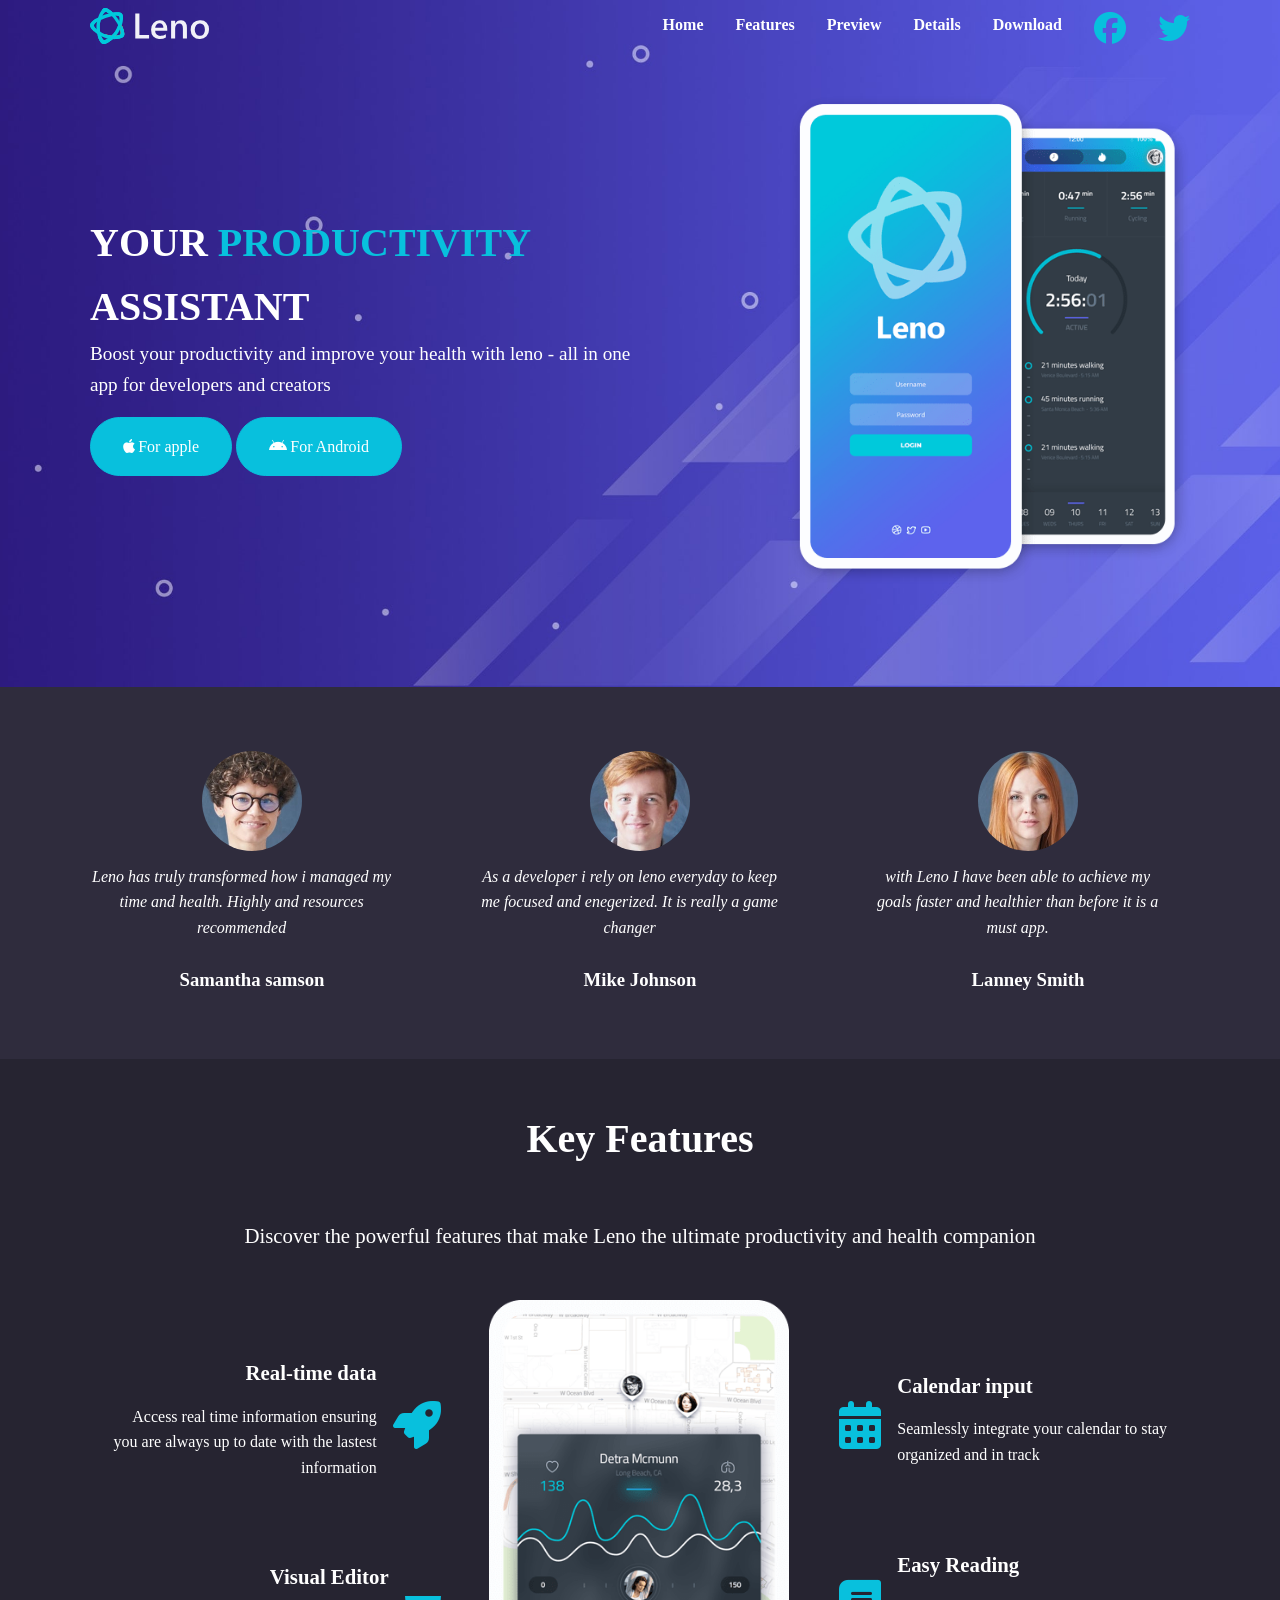
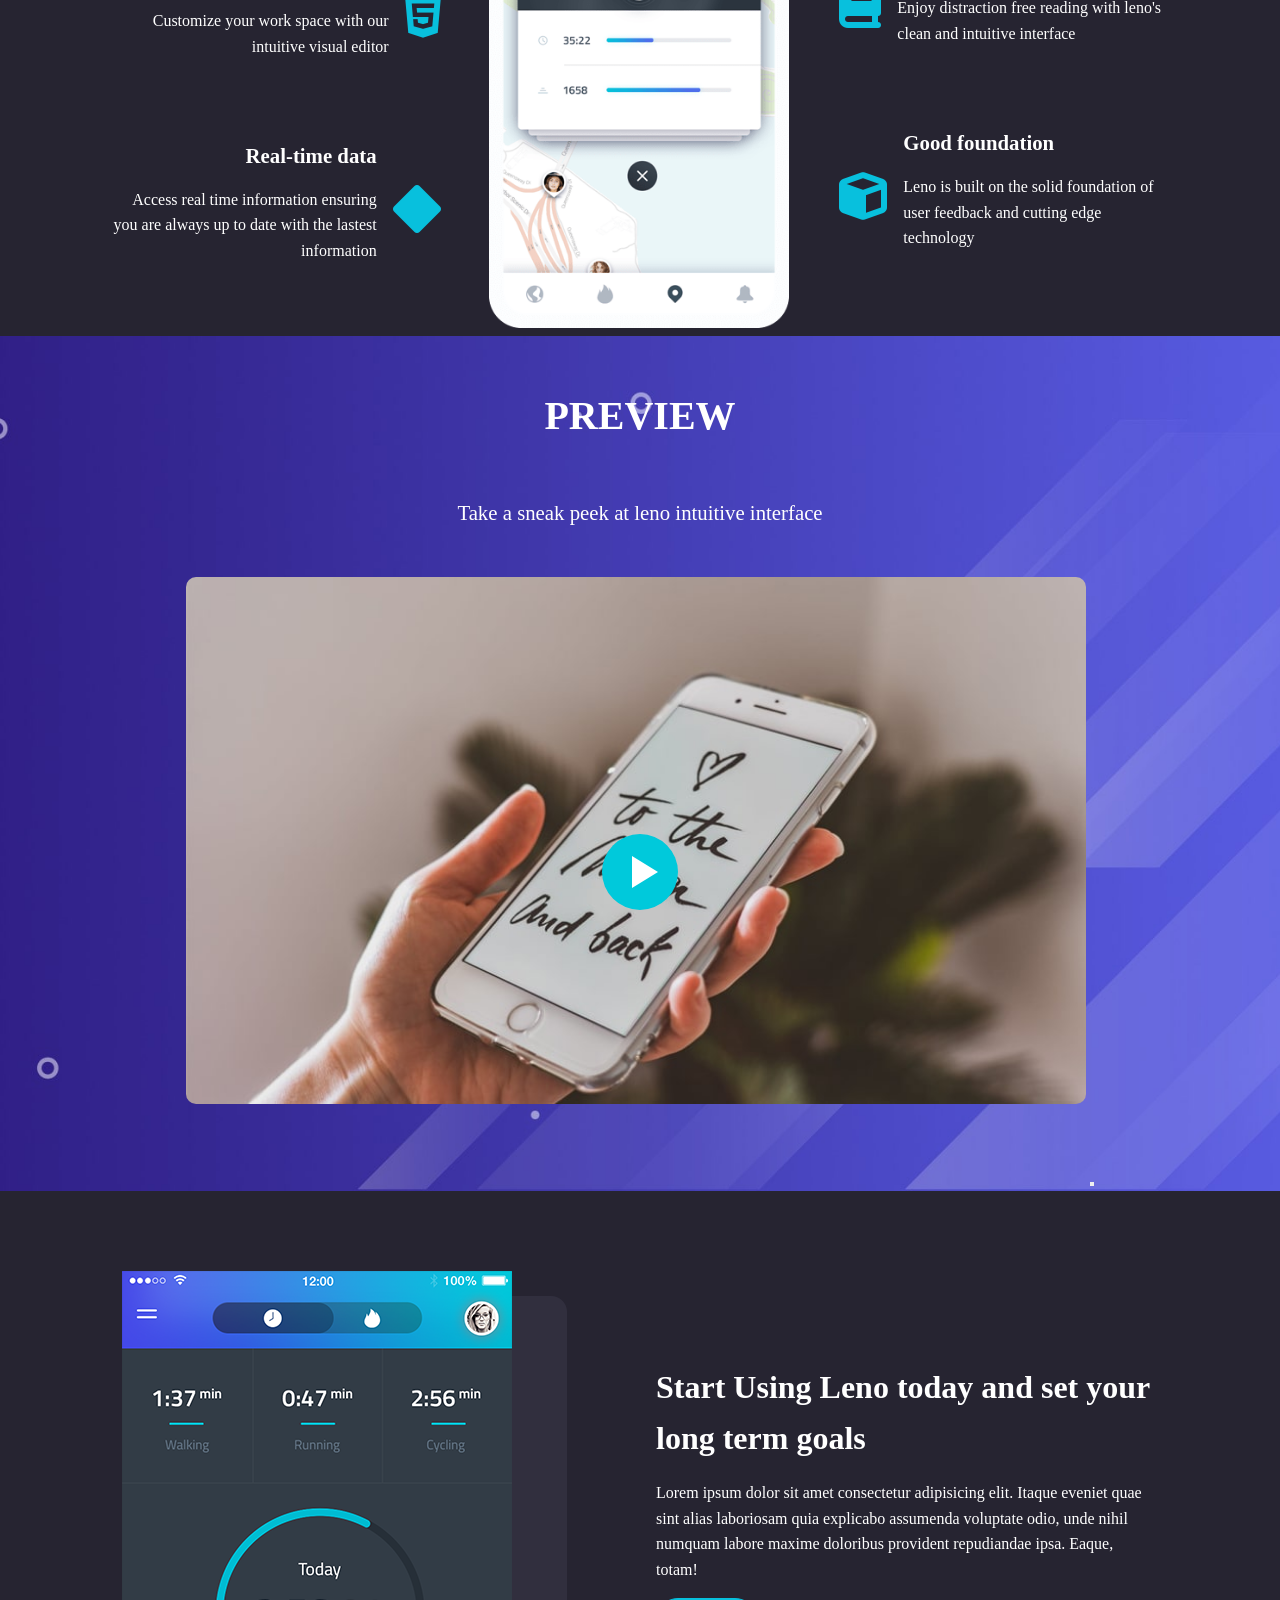
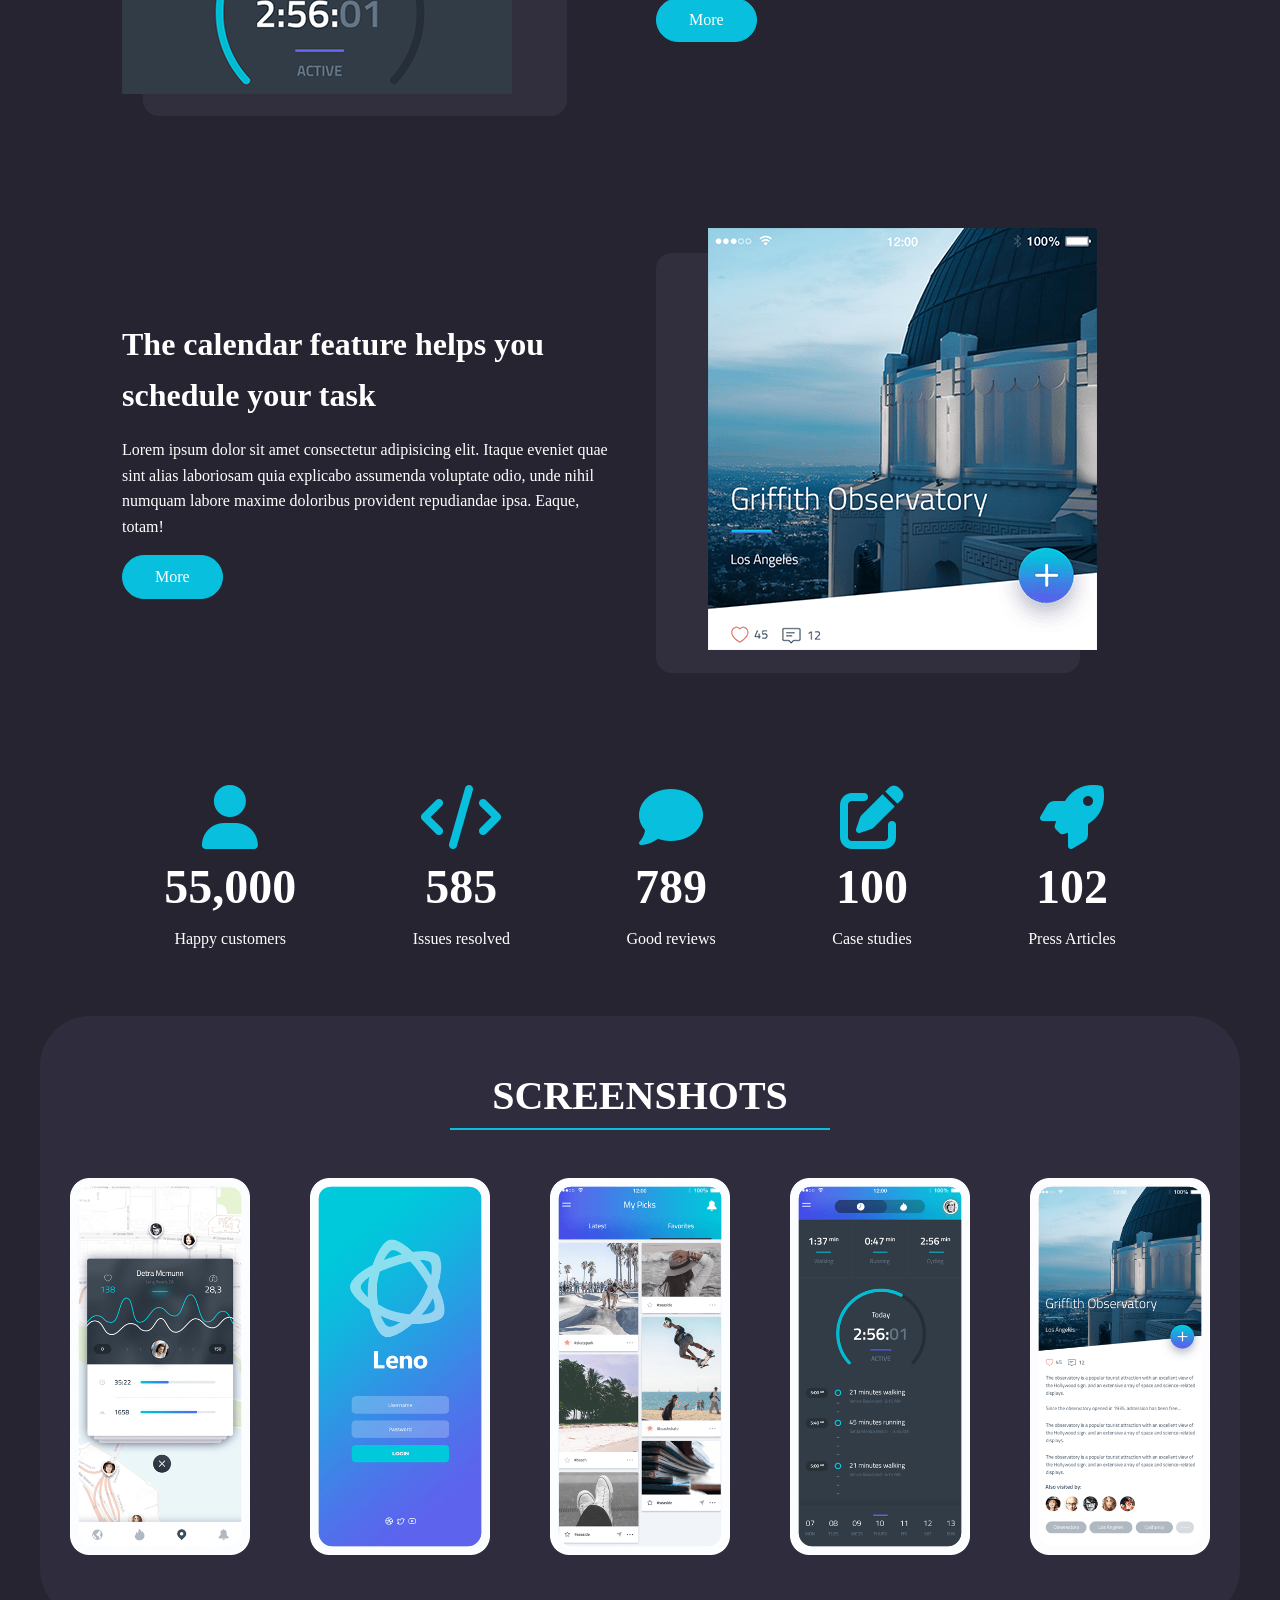
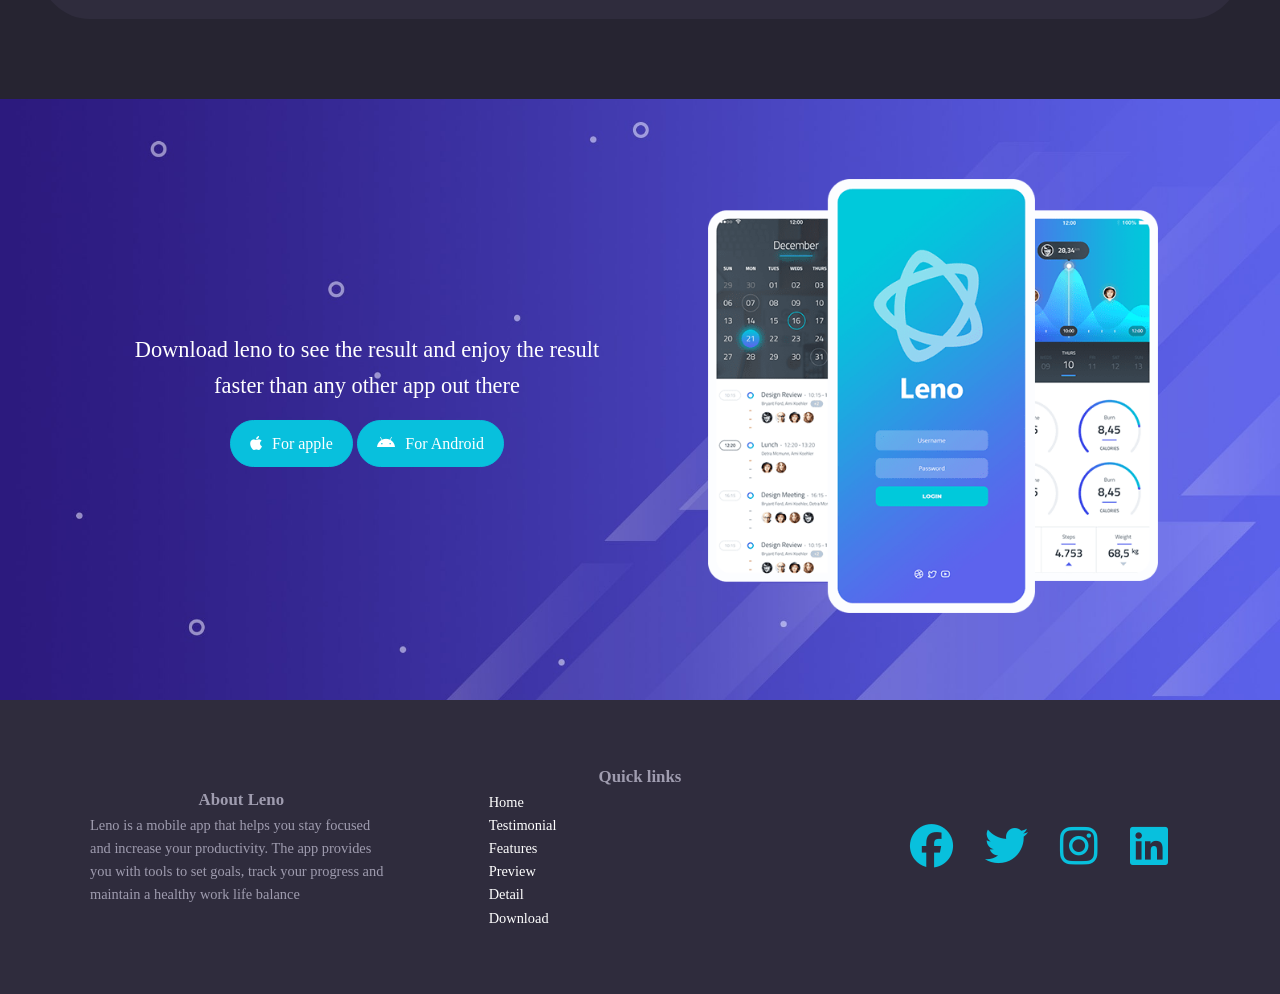
<file: index.html>
<!DOCTYPE html>
<html lang="en">
  <head>
    <meta charset="UTF-8" />
    <meta name="viewport" content="width=device-width, initial-scale=1.0" />
    <title>Leno app | health and productivity</title>
  </head>
  <link rel="preconnect" href="https://fonts.googleapis.com" />
  <link rel="preconnect" href="https://fonts.gstatic.com" crossorigin />
  <link
    href="https://fonts.googleapis.com/css2?family=Montserrat:ital,wght@0,100..900;1,100..900&family=Open+Sans:ital,wght@0,300..800;1,300..800&family=Poetsen+One&family=Roboto:ital,wght@0,100;0,300;0,400;0,500;0,700;0,900;1,100;1,300;1,400;1,500;1,700;1,900&family=Ruluko&display=swap"
    rel="stylesheet"
  />
  <link rel="stylesheet" href="/css/style.css" />
  <link rel="icon" href="/images/favicon.png" />
  <link
    rel="stylesheet"
    href="https://cdnjs.cloudflare.com/ajax/libs/font-awesome/6.7.2/css/all.min.css"
    integrity="sha512-Evv84Mr4kqVGRNSgIGL/F/aIDqQb7xQ2vcrdIwxfjThSH8CSR7PBEakCr51Ck+w+/U6swU2Im1vVX0SVk9ABhg=="
    crossorigin="anonymous"
    referrerpolicy="no-referrer"
  />
  <body>
    <nav class="navbar navbar--scroll">
      <div class="navbar__container container">
        <div class="navbar__logo">
          <img src="/images/logo.svg" alt="logo" />
        </div>
        <div class="navbar__menu">
          <ul class="navbar__menu__list">
            <li class="navbar__menu-item">
              <a href="#" class="navbar__menu-link">Home</a>
            </li>
            <li class="navbar__menu-item">
              <a href="#features" class="navbar__menu-link">Features</a>
            </li>
            <li class="navbar__menu-item">
              <a href="#preview" class="navbar__menu-link">Preview</a>
            </li>
            <li class="navbar__menu-item">
              <a href="detail.html" class="navbar__menu-link">Details</a>
            </li>
            <li class="navbar__menu-item">
              <a href="#download" class="navbar__menu-link">Download</a>
            </li>
            <li class="navbar__menu-item">
              <a href="#" class="navbar__menu-link--primary">
                <i class="fa-brands fa-facebook fa-2x"></i>
              </a>
            </li>
            <li class="navbar__menu-item">
              <a href="#" class="navbar__menu-link--primary">
                <i class="fa-brands fa-twitter fa-2x"></i>
              </a>
            </li>
          </ul>
        </div>

        <!-- Mobile menu -->

        <div class="mobile-menu">
          <div class="mobile-menu-toggle">
            <i class="fas fa-bars fa-2x"></i>
          </div>
          <div class="mobile-menu-item active">
            <ul class="mobile__menu__list">
              <li class="navbar__menu-item">
                <a href="#" class="navbar__menu-link">Home</a>
              </li>
              <li class="navbar__menu-item">
                <a href="#features" class="navbar__menu-link">Features</a>
              </li>
              <li class="navbar__menu-item">
                <a href="#preview" class="navbar__menu-link">Preview</a>
              </li>
              <li class="navbar__menu-item">
                <a href="detail.html" class="navbar__menu-link">Details</a>
              </li>
              <li class="navbar__menu-item">
                <a href="#download" class="navbar__menu-link">Download</a>
              </li>
              <li class="navbar__menu-item">
                <a href="#" class="navbar__menu-link--primary">
                  <i class="fa-brands fa-facebook fa-2x"></i>
                </a>
              </li>
              <li class="navbar__menu-item">
                <a href="#" class="navbar__menu-link--primary">
                  <i class="fa-brands fa-twitter fa-2x"></i>
                </a>
              </li>
            </ul>
          </div>
        </div>
      </div>
    </nav>

    <!-- Hero -->

    <header class="leno-header">
      <div class="leno-header__container container">
        <div class="leno-header__textarea">
          <h1 class="leno-header__title">
            YOUR
            <span class="leno-header__textarea__span--primary"
              >PRODUCTIVITY</span
            >
            ASSISTANT
          </h1>
          <p class="leno-header__para">
            Boost your productivity and improve your health with leno - all in
            one app for developers and creators
          </p>
          <div class=""></div>
          <a href="#download" class="btn">
            <i class="fa-brands fa-apple"></i>For apple</a
          >
          <a href="#download" class="btn"
            ><i class="fa-brands fa-android"></i>For Android
          </a>
        </div>
        <div class="leno-header__image">
          <img src="/images/header-smartphones.png" alt="" />
        </div>
      </div>
    </header>

    <!-- Testimonial -->
    <section class="testimonial" id="testimonial">
      <div class="testimonial__container container">
        <div class="individuals">
          <img src="/images/testimonial-1.jpg" alt="test" />
          <p class="testimonial__para">
            Leno has truly transformed how i managed my time and health. Highly
            and resources recommended
          </p>
          <h3 class="Author__name">
            <strong>Samantha samson</strong>
          </h3>
        </div>
        <div class="individuals">
          <img src="/images/testimonial-2.jpg" alt="test" />
          <p class="testimonial__para">
            As a developer i rely on leno everyday to keep me focused and
            enegerized. It is really a game changer
          </p>
          <h3 class="Author__name">
            <strong>Mike Johnson</strong>
          </h3>
        </div>
        <div class="individuals">
          <img src="/images/testimonial-3.jpg" alt="test" />
          <p class="testimonial__para">
            with Leno I have been able to achieve my goals faster and healthier
            than before it is a must app.
          </p>
          <h3 class="Author__name">
            <strong>Lanney Smith</strong>
          </h3>
        </div>
      </div>
    </section>

    <!-- Key features -->
    <section class="key-features" id="features">
      <div class="key-features-container container">
        <div class="key-features__heading">
          <h2>Key Features</h2>
          <p>
            Discover the powerful features that make Leno the ultimate
            productivity and health companion
          </p>
        </div>
        <div class="key-features-grid">
          <div class="key-features-grid-left">
            
            <div class="key-feature-grid-left-item">
              <div class="grid-left-item-text">    
                <p>Real-time data</p>
                <p>Access real time information ensuring you are always up to date with the lastest information</p>
              </div>
              <div class="left_i-tag">
                <i class="fa fa-rocket icon fa-3x" aria-hidden="true"></i>
              </div>
            </div>
              
          
            <div class="key-feature-grid-left-item">
              <div class="grid-left-item-text">
                <p>Visual Editor</p>
                <p>Customize your work space with our intuitive visual editor</p>
              </div>
              <div class="left_i-tag">
                <i class="fa-brands fa-html5 fa-3x" aria-hidden="true"></i>
              </div>
            </div>
              

            <div class="key-feature-grid-left-item">
              <div class="grid-left-item-text">
                <p>Real-time data</p>
                <p>Access real time information ensuring you are always up to date with the lastest information</p>
              </div>
              <div class="left_i-tag">
                <i class="fa fa-diamond fa-3x" aria-hidden="true"></i>
              </div>
            </div>
  
          </div>

          <div class="grid-image">
            <img src="/images/features-smartphone-1.png" alt="">
          </div>

          <div class="key-features-grid-right">
            
            <!-- <div class="key-feature-grid-right-item">
              <div class="grid-right-item-text">    
                <p>Calendar input</p>
                <p>Seamlessly integrate your calendar to stay organized and in track</p>
              <div class="right_i-tag">
                <i class="fa-solid fa-calendar-days fa-3x"></i>
              </div>
              </div>
            </div>
               -->
          
            <div class="key-feature-grid-right-item">
              
              <div class="right_i-tag">
                <i class="fa-solid fa-calendar-days fa-3x" aria-hidden="true"></i>
              </div>
              <div class="grid-right-item-text">
                <p>Calendar input</p>
                <p>Seamlessly integrate your calendar to stay organized and in track</p>
              </div>
            </div>

            <div class="key-feature-grid-right-item">
              
              <div class="right_i-tag">
                <i class="fa fa-book icon fa-3x" aria-hidden="true"></i>
              </div>
              <div class="grid-right-item-text">
                <p>Easy Reading</p>
                <p>Enjoy distraction free reading with leno's clean and intuitive interface</p>
              </div>
            </div>
              

            <div class="key-feature-grid-right-item">
              
              <div class="right_i-tag">
                <i class="fa fa-cube icon fa-3x" aria-hidden="true"></i>
              </div>
              <div class="grid-right-item-text">
                <p>Good foundation</p>
                <p>Leno is built on the solid foundation of user feedback and cutting edge technology  </p>
              </div>
            </div>
  
          </div>


        </div>

    </section>

    <!-- Preview item -->



    <!-- Modal -->

    <div class="modal" id="viewModal">
      <div class="modal-content">
        <span class="Modal-close-button">
          &times;
        </span>
        <iframe src="" frameborder="0" id="VideoPlayer" width="560" height="315" allowfullscreen></iframe>
      </div>
    </div>

    <section class="preview" id="preview">
      <div class="preview-container container">
        <div class="preview-item">
          <h2 class="preview-title">
            preview
          </h2>
          <p>Take a sneak peek at leno intuitive interface</p>
        </div>
        <div class="preview-video-container">
          <img src="/images/video-frame.jpg" alt="">
          <button class="preview-video">
            <span class="class-preview-button">
              <span></span>
            </span>
          </button>
        </div>
      </div>
    </section>


    <section class="details_area" id="details">
      <div class="detail_container container">
         <div class="details-grid-items">
          <div class="details-grid-item-top">
            <img src="/images/details-1.png" alt="">
            <div class="details-text-1">

              <h2> Start Using Leno today and set your long term goals</h2>
              <p>Lorem ipsum dolor sit amet consectetur adipisicing elit. Itaque eveniet quae sint alias laboriosam quia explicabo assumenda voluptate odio, unde nihil numquam labore maxime doloribus provident repudiandae ipsa. Eaque, totam!</p>
              <a href="detail.html" class="btn">More</a>
            </div>
          </div>
          
          <div class="details-grid-item-bottom">
            <div class="details-text-2">
              <h2> The calendar feature helps you schedule your task</h2>
              <p>Lorem ipsum dolor sit amet consectetur adipisicing elit. Itaque eveniet quae sint alias laboriosam quia explicabo assumenda voluptate odio, unde nihil numquam labore maxime doloribus provident repudiandae ipsa. Eaque, totam!</p>
              <a href="#download" class="btn">More</a>
            </div>
            <img src="/images/details-2.png" alt="">

          </div>
          
         </div>
         <div class="details-icon">
          <div class="details-icon-flex">
            <div class="details-icon-1 details-icon-text">
              <i class="fa fa-user icon fa-4x" aria-hidden="true"></i>
              <h3>55,000</h3>
              <p>Happy customers</p>
            </div>
            <div class="details-icon-2 details-icon-text">
              <i class="fa fa-code icon fa-4x" aria-hidden="true"></i>

              <h3>585</h3>
              <p>Issues resolved</p>
            </div>
            <div class="details-icon-3 details-icon-text">
              <i class="fa fa-comment fa-4x" aria-hidden="true"></i>

              <h3>789</h3>
              <p>Good reviews</p>
            </div>
            <div class="details-icon-4 details-icon-text">
              <i class="fas fa-edit fa-4x" aria-hidden="true"></i>

              <h3>100</h3>
              <p>Case studies</p>
            </div>
            <div class="details-icon-5 details-icon-text">
              <i class="fa fa-rocket icon fa-4x" aria-hidden="true"></i>
              <h3>102</h3>
              <p>Press Articles</p>
            </div>
          </div>
         </div>
      </div>
    </section>

    <section class="screenshot">
      <div class="screenshot-container container">
        <div class="screenshot-heading">
          <h2>Screenshots</h2>
          <div class="screenshot-underscore"></div>
        </div>
        <div class="screenshot-images">
          <img src="/images/screenshot-1.png" alt="">
          <img src="/images/screenshot-2.png" alt="">
          <img src="/images/screenshot-3.png" alt="">
          <img src="/images/screenshot-4.png" alt="">
          <img src="/images/screenshot-5.png" alt="">
        </div>
      </div>
    </section>

    <section class="download-section">
      <div class="download-container container" id="download">
        <div class="download-flex">
          <div class="download-1">
            <p>Download leno to see the result and enjoy the result faster than any other app out there</p>
            <a href="#download" class="btn">
              <i class="fa-brands fa-apple"></i>For apple</a
            >
            <a href="#download" class="btn"
              ><i class="fa-brands fa-android"></i>For Android
            </a>
          </div>
          <div class="download-2">
            <img src="/images/download.png" alt="">
          </div>

        </div>
      </div>
    </section>


    <footer class="footer-class">
      <div class="footer-container container">
        <div class="footer-left">
          <div class="footer-left-1">
            <h3>About Leno</h3>
            <p>Leno is a mobile app that helps you stay focused and increase your productivity. The app provides you with tools to set goals, track your progress and maintain a healthy work life balance</p>
          </div>
          
        </div>

        <div class="footer-left-2">
          <h3>Quick links</h3>
          <ul class="footer-links">
            <li><a href="#home">Home</a></li>
            <li><a href="#testimonial">Testimonial</a></li>
            <li><a href="#features">Features</a></li>
            <li><a href="#preview">Preview</a></li>
            <li><a href="detail.html">Detail</a></li>
            <li><a href="#download">Download</a></li>
          
          </ul>
        </div>

        <div class="footer-right-side">
          <ul class="footer-right">
            <li class="navbar__menu-item">
              <a href="#" class="navbar__menu-link--primary">
                <i class="fa-brands fa-facebook fa-3x"></i>
              </a>
            </li>
            <li class="navbar__menu-item">
              <a href="#" class="navbar__menu-link--primary">
                <i class="fa-brands fa-twitter fa-3x"></i>
              </a>
            </li>
            <li class="navbar__menu-item">
              <a href="#" class="navbar__menu-link--primary">
                <i class="fa-brands fa-instagram fa-3x"></i>
              </a>
            </li>
            <li class="navbar__menu-item">
              <a href="#" class="navbar__menu-link--primary">
                <i class="fa-brands fa-linkedin fa-3x"></i>
              </a>
            </li>
          </ul>
  
        </div>
        
      </div>
    </footer>
  </body>
  <script src="js/script.js"></script>
</html>
</file>
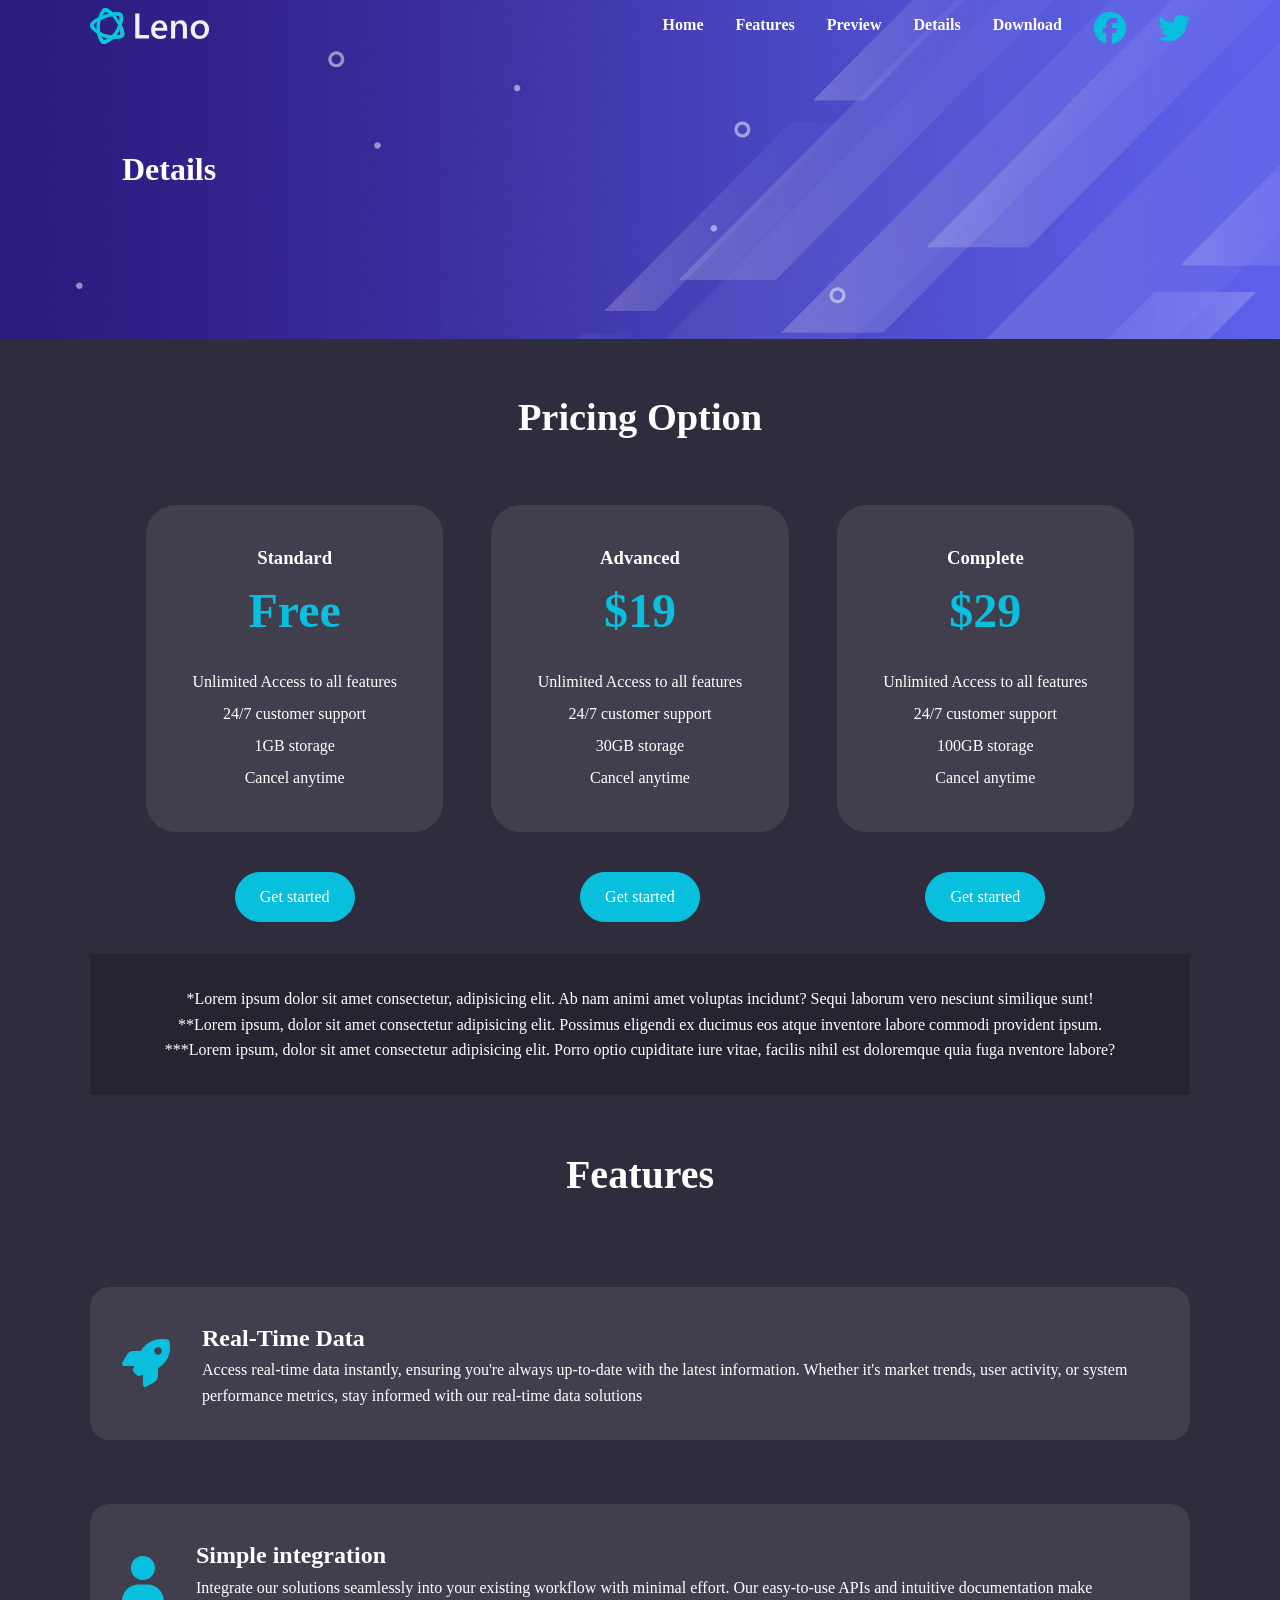
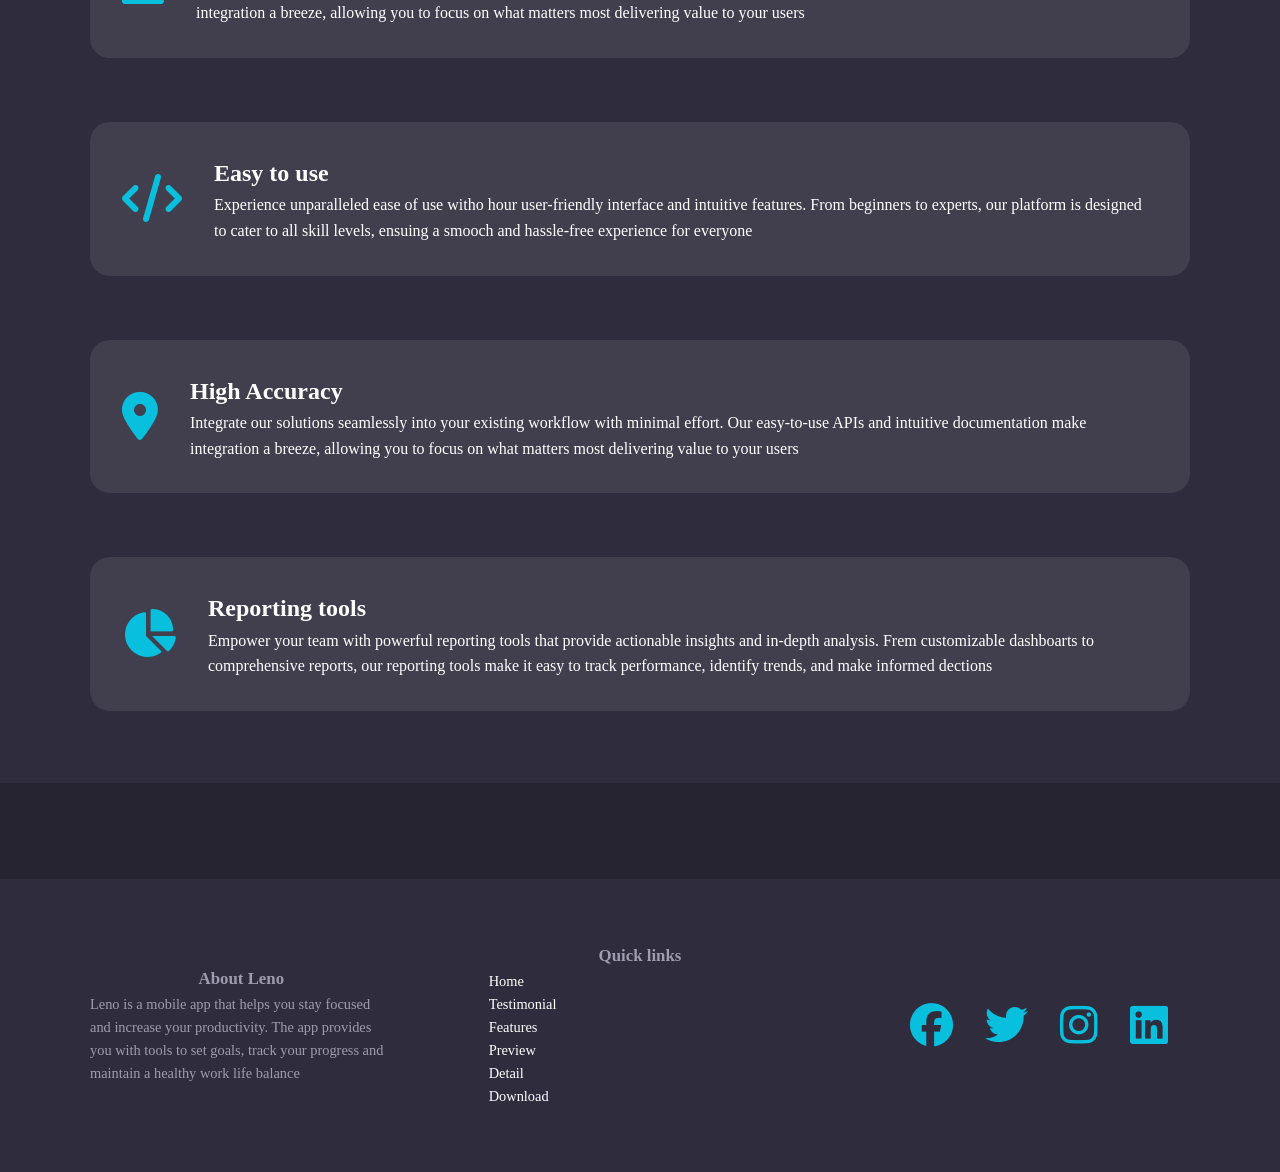
<file: detail.html>
<!DOCTYPE html>
<html lang="en">
  <head>
    <meta charset="UTF-8" />
    <meta name="viewport" content="width=device-width, initial-scale=1.0" />
    <title>Leno app | health and productivity</title>
  </head>
  <link rel="preconnect" href="https://fonts.googleapis.com" />
  <link rel="preconnect" href="https://fonts.gstatic.com" crossorigin />
  <link
    href="https://fonts.googleapis.com/css2?family=Montserrat:ital,wght@0,100..900;1,100..900&family=Open+Sans:ital,wght@0,300..800;1,300..800&family=Poetsen+One&family=Roboto:ital,wght@0,100;0,300;0,400;0,500;0,700;0,900;1,100;1,300;1,400;1,500;1,700;1,900&family=Ruluko&display=swap"
    rel="stylesheet"
  />
  <link rel="stylesheet" href="/css/style.css" />
  <link rel="icon" href="/images/favicon.png" />
  <link
    rel="stylesheet"
    href="https://cdnjs.cloudflare.com/ajax/libs/font-awesome/6.7.2/css/all.min.css"
    integrity="sha512-Evv84Mr4kqVGRNSgIGL/F/aIDqQb7xQ2vcrdIwxfjThSH8CSR7PBEakCr51Ck+w+/U6swU2Im1vVX0SVk9ABhg=="
    crossorigin="anonymous"
    referrerpolicy="no-referrer"
  />
  <body>
    <nav class="navbar navbar--scroll">
      <div class="navbar__container container">
        <div class="navbar__logo">
          <img src="/images/logo.svg" alt="logo" />
        </div>
        <div class="navbar__menu">
          <ul class="navbar__menu__list">
            <li class="navbar__menu-item">
              <a href="index.html" class="navbar__menu-link">Home</a>
            </li>
            <li class="navbar__menu-item">
              <a href="index.html#features" class="navbar__menu-link"
                >Features</a
              >
            </li>
            <li class="navbar__menu-item">
              <a href="index.html#preview" class="navbar__menu-link">Preview</a>
            </li>
            <li class="navbar__menu-item">
              <a href="#detail" class="navbar__menu-link">Details</a>
            </li>
            <li class="navbar__menu-item">
              <a href="index.html#download" class="navbar__menu-link"
                >Download</a
              >
            </li>
            <li class="navbar__menu-item">
              <a href="#" class="navbar__menu-link--primary">
                <i class="fa-brands fa-facebook fa-2x"></i>
              </a>
            </li>
            <li class="navbar__menu-item">
              <a href="#" class="navbar__menu-link--primary">
                <i class="fa-brands fa-twitter fa-2x"></i>
              </a>
            </li>
          </ul>
        </div>

        <!-- Mobile menu -->

        <div class="mobile-menu">
          <div class="mobile-menu-toggle">
            <i class="fas fa-bars fa-2x"></i>
          </div>
          <div class="mobile-menu-item active">
            <ul class="mobile__menu__list">
              <li class="navbar__menu-item">
                <a href="index.html" class="navbar__menu-link">Home</a>
              </li>
              <li class="navbar__menu-item">
                <a href="index.html#features" class="navbar__menu-link"
                  >Features</a
                >
              </li>
              <li class="navbar__menu-item">
                <a href="index.html#preview" class="navbar__menu-link"
                  >Preview</a
                >
              </li>
              <li class="navbar__menu-item">
                <a href="detail.html" class="navbar__menu-link">Details</a>
              </li>
              <li class="navbar__menu-item">
                <a href="index.html#download" class="navbar__menu-link"
                  >Download</a
                >
              </li>
              <li class="navbar__menu-item">
                <a href="#" class="navbar__menu-link--primary">
                  <i class="fa-brands fa-facebook fa-2x"></i>
                </a>
              </li>
              <li class="navbar__menu-item">
                <a href="#" class="navbar__menu-link--primary">
                  <i class="fa-brands fa-twitter fa-2x"></i>
                </a>
              </li>
            </ul>
          </div>
        </div>
      </div>
    </nav>

    <!-- Header section -->
    <header class="detail-header">
      <div class="detail-header-container container">
        <h1>Details</h1>
      </div>
    </header>

    <section class="pricing-option">
      <div class="pricing-option-container container">
        <div class="pricing-heading">
          <h2>Pricing Option</h2>
        </div>
        <div class="pricing-grid">
          <div class="pricing-grid-item">
            <div class="pricing-grid-item-class">
              <h3>Standard</h3>
              <h1>Free</h1>
              <p>Unlimited Access to all features</p>
              <p>24/7 customer support</p>
              <p>1GB storage</p>
              <p>Cancel anytime</p>
            </div>

            <a href="" class="btn">Get started</a>
          </div>
          <div class="pricing-grid-item">
            <div class="pricing-grid-item-class">
              <h3>Advanced</h3>
              <h1>$19</h1>
              <p>Unlimited Access to all features</p>
              <p>24/7 customer support</p>
              <p>30GB storage</p>
              <p>Cancel anytime</p>
            </div>

            <a href="" class="btn">Get started</a>
          </div>
          <div class="pricing-grid-item">
            <div class="pricing-grid-item-class">
              <h3>Complete</h3>
              <h1>$29</h1>
              <p>Unlimited Access to all features</p>
              <p>24/7 customer support</p>
              <p>100GB storage</p>
              <p>Cancel anytime</p>
            </div>

            <a href="" class="btn">Get started</a>
          </div>
        </div>
        <div class="bottom-text">
          <p>
            *Lorem ipsum dolor sit amet consectetur, adipisicing elit. Ab nam
            animi amet voluptas incidunt? Sequi laborum vero nesciunt similique
            sunt!
          </p>
          <p>
            **Lorem ipsum, dolor sit amet consectetur adipisicing elit. Possimus
            eligendi ex ducimus eos atque inventore labore commodi provident
            ipsum.
          </p>
          <p>
            ***Lorem ipsum, dolor sit amet consectetur adipisicing elit. Porro
            optio cupiditate iure vitae, facilis nihil est doloremque quia fuga
            nventore labore?
          </p>
        </div>
      </div>
    </section>

    <section class="feature-area">
      <div class="feature-area-container container">
        <h1>Features</h1>
        <div class="feature-area-grid">
          <div class="feature-areas">
            <div class="feature-areas-icon">
              <i class="fa fa-rocket fa-3x"></i>
            </div>
            <div class="feature-areas-text">
              <h2>Real-Time Data</h2>
              <p>
                Access real-time data instantly, ensuring you're always
                up-to-date with the latest information. Whether it's market
                trends, user activity, or system performance metrics, stay
                informed with our real-time data solutions
              </p>
            </div>
          </div>
          <div class="feature-areas">
            <div class="feature-areas-icon">
              <i class="fa fa-user fa-3x"></i>
            </div>
            <div class="feature-areas-text">
              <h2>Simple integration</h2>
              <p>
                Integrate our solutions seamlessly into your existing workflow
                with minimal effort. Our easy-to-use APIs and intuitive
                documentation make integration a breeze, allowing you to focus
                on what matters most delivering value to your users
              </p>
            </div>
          </div>
          <div class="feature-areas">
            <div class="feature-areas-icon">
              <i class="fa fa-code fa-3x"></i>
            </div>
            <div class="feature-areas-text">
              <h2>Easy to use</h2>
              <p>
                Experience unparalleled ease of use witho hour user-friendly
                interface and intuitive features. From beginners to experts, our
                platform is designed to cater to all skill levels, ensuing a
                smooch and hassle-free experience for everyone
              </p>
            </div>
          </div>
          <div class="feature-areas">
            <div class="feature-areas-icon">
              <i class="fa-solid fa-location-dot fa-3x"></i>
            </div>
            <div class="feature-areas-text last-feature">
              <h2>High Accuracy</h2>
              <p>
                Integrate our solutions seamlessly into your existing workflow
                with minimal effort. Our easy-to-use APIs and intuitive
                documentation make integration a breeze, allowing you to focus
                on what matters most delivering value to your users
              </p>
            </div>
          </div>
          <div class="feature-areas">
            <div class="feature-areas-icon">
              <i class="fa-solid fa-chart-pie fa-3x"></i>
            </div>
            <div class="feature-areas-text last-feature">
              <h2>Reporting tools</h2>
              <p>
                Empower your team with powerful reporting tools that provide
                actionable insights and in-depth analysis. Frem customizable
                dashboarts to comprehensive reports, our reporting tools make it
                easy to track performance, identify trends, and make informed
                dections
              </p>
            </div>
          </div>
        </div>
      </div>
    </section>

    <footer class="footer-class">
      <div class="footer-container container">
        <div class="footer-left">
          <div class="footer-left-1">
            <h3>About Leno</h3>
            <p>
              Leno is a mobile app that helps you stay focused and increase your
              productivity. The app provides you with tools to set goals, track
              your progress and maintain a healthy work life balance
            </p>
          </div>
        </div>

        <div class="footer-left-2">
          <h3>Quick links</h3>
          <ul class="footer-links">
            <li><a href="index.html#home">Home</a></li>
            <li><a href="index.html#testimonial">Testimonial</a></li>
            <li><a href="index.html#features">Features</a></li>
            <li><a href="index.html#preview">Preview</a></li>
            <li><a href="detail.html">Detail</a></li>
            <li><a href="index.html#download">Download</a></li>
          </ul>
        </div>

        <div class="footer-right-side">
          <ul class="footer-right">
            <li class="navbar__menu-item">
              <a href="#" class="navbar__menu-link--primary">
                <i class="fa-brands fa-facebook fa-3x"></i>
              </a>
            </li>
            <li class="navbar__menu-item">
              <a href="#" class="navbar__menu-link--primary">
                <i class="fa-brands fa-twitter fa-3x"></i>
              </a>
            </li>
            <li class="navbar__menu-item">
              <a href="#" class="navbar__menu-link--primary">
                <i class="fa-brands fa-instagram fa-3x"></i>
              </a>
            </li>
            <li class="navbar__menu-item">
              <a href="#" class="navbar__menu-link--primary">
                <i class="fa-brands fa-linkedin fa-3x"></i>
              </a>
            </li>
          </ul>
        </div>
      </div>
    </footer>
  </body>
  <script src="js/script.js"></script>
</html>
</file>
<file: css/style.css>
*,
*::before,
*::after {
  box-sizing: border-box;
  padding: 0;
  margin: 0;
}

:root {
  --primary-color: #08c0dd;
  --secondary-color: #262431;
  --tertiary-color: #2f2c3d;
}

html,
body {
  /* font-family: "Roboto"; */
  font-family: "Trebuchet ms";
  background-color: var(--secondary-color);
  line-height: 1.6;
  scroll-behavior: smooth;
  color: white;
}

.container {
  max-width: 1100px;
  margin: 0 auto;
  /* padding: 2rem; */
  overflow-x: hidden;
}

a {
  text-decoration: none;
  color: white;
}

ul {
  list-style: none;
}

img {
  max-width: 100%;
}

.navbar__logo img {
  max-width: 140px;
  height: 36px;
}

.btn {
  display: inline-block;
  padding: 1rem 2rem;
  border: 1px solid var(--primary-color);
  border-radius: 50px;
  margin-top: 1rem;
  background-color: var(--primary-color);
  font-weight: 60px;
  transition: background-color 0.3s ease-in-out;
}

.btn i {
  margin-right: 10px;
}

.btn:hover {
  background-color: var(--secondary-color);
}

.navbar {
  padding: 0.5rem 2rem;
  position: fixed;
  top: 0;
  left: 0;
  right: 0;
  z-index: 1000;
  background-color: transparent;
  transition: background-color 0.4s ease-in-out;
}

.navbar__container {
  display: flex;
  align-items: center;
  justify-content: space-between;
}

.navbar__menu__list {
  display: flex;
  gap: 2rem;
  font-weight: 700;
}

.navbar__menu-link:hover {
  color: var(--primary-color);
  transition: all 0.4s ease-in-out;
}

.navbar__menu-link--primary:hover {
  color: white;
  transition: all 0.4s ease-in-out;
}
.navbar__menu-link--primary {
  color: var(--primary-color);
}

.navbar--scroll {
  background-color: rgba(38, 36, 49, 0.6);
  backdrop-filter: blur(8px);
}

/* Mobile menu */

.mobile-menu {
  display: none;
}

.mobile-menu-item {
  position: absolute;
  width: 100%;
  left: 0;
  top: 100%;
  text-align: center;
  background-color: rgba(0, 0, 0, 0.6);
  opacity: 0.9;
  padding: 3rem 2rem;
  transform: translateX(100%);
  transition: transform 0.5s ease-in-out;
}

.navbar .mobile-menu-item.active {
  transform: translateX(0);
}

.mobile-menu-toggle:hover {
  cursor: pointer;
}

.mobile__menu__list {
  display: flex;
  flex-direction: column;
  gap: 2rem;
  font-size: 1.2rem;
}

.mobile-menu-toggle {
  display: none;
}

/* Hero */

.leno-header {
  padding: 7rem 1rem;
  background: #000 url(/images/header-background.jpg) center center/cover
    no-repeat;
  padding: 6rem 2rem;
}

.leno-header__textarea h1 {
  font-size: 2.5rem;
  line-height: 1.6;
}

.leno-header__textarea h1 span {
  color: var(--primary-color);
  /* display: block; */
}

.leno-header__image img {
  max-width: 400px;
}

.leno-header__container {
  display: flex;
  max-width: 1100px;
  margin: 0 auto;
  align-items: center;
  justify-content: space-around;
  gap: 8rem;
}

.leno-header__para {
  font-size: 1.2rem;
}

.leno-header__textarea i {
  margin-right: 0.2rem;
}

/* Testimonial */

.testimonial {
  background-color: var(--tertiary-color);
  padding: 4rem 2rem;
  text-align: center;
}

.testimonial img {
  max-width: 100px;
  border-radius: 50%;
  margin-left: auto;
  margin-left: auto;
  margin-bottom: 0.3rem;
}

.testimonial__container {
  display: grid;
  grid-template-columns: repeat(3, 1fr);
  gap: 4rem;
  justify-content: center;
  align-items: center;
}

.testimonial__para {
  font-style: italic;
  margin-bottom: 1.5rem;
  margin-right: 1.3rem;
}

.individuals {
  /* margin: 0 auto; */
  text-align: center;
}

/* Key features */

.key-features__heading {
  text-align: center;
}

.key-features__heading h2 {
  margin: 3rem 0;
  font-size: 2.5rem;
}

.key-features__heading p {
  font-size: 1.3rem;
  margin-bottom: 3rem;
}

.key-features-grid {
  display: grid;
  grid-template-columns: repeat(3, 1fr);
  align-items: center;
  justify-content: center;
}

.grid-image img {
  max-width: 300px;
  margin-left: 2rem;
}

.key-feature-grid-left-item {
  display: flex;
  text-align: right;
  padding: 2rem 1rem;
  justify-content: center;
  align-items: center;
}

.grid-left-item-text {
  margin-bottom: 1rem;
}

.grid-left-item-text p:nth-child(1) {
  margin-bottom: 0.9rem;
  font-size: 1.3rem;
  font-weight: 700;
}

.key-feature-grid-left-item i {
  margin-left: 1rem;

  text-align: center;
  color: var(--primary-color);
}

.key-feature-grid-right-item {
  display: flex;
  text-align: left;
  padding: 2rem 1rem;
  justify-content: center;
  align-items: center;
}

.grid-right-item-text {
  margin-bottom: 1rem;
}

.grid-right-item-text p:nth-child(1) {
  margin-bottom: 0.9rem;
  font-size: 1.3rem;
  font-weight: 700;
}

.key-feature-grid-right-item i {
  margin-right: 1rem;

  text-align: center;
  color: var(--primary-color);
}

/* Preview section */

.preview {
  background: url(/images/video-background.jpg) center center/cover no-repeat;
  padding: 0 2rem;
}

.preview-container {
  text-align: center;
}
.preview-video-container {
  margin: auto;
}
.preview-item h2 {
  padding: 3rem 2rem;
  margin: 3rem 2rem 0 0;
  font-size: 2.5rem;
  text-transform: uppercase;
  margin: 0 auto;
}

.preview-item p {
  font-size: 1.3rem;
  margin-bottom: 3rem;
  /* margin: 0 auto; */
}

.preview-video-container {
  position: relative;
  /* margin-bottom: 2rem; */
}

.preview-video-container img {
  width: 100%;
  max-width: 900px;
  border-radius: 10px;
  margin-bottom: 5rem;
}

.preview-video-container {
  position: relative;
}

.class-preview-button {
  position: absolute;
  top: 48%;
  left: 50%;
  transform: translateX(-50%) translateY(-50%);
  z-index: 10;
  display: block;
  box-sizing: content-box;
  width: 2rem;
  height: 2.75rem;
  border-radius: 50%;
  padding: 1.25rem 1.25rem 1.25rem 1.75rem;
  cursor: pointer;
}

.class-preview-button::after {
  content: "";
  position: absolute;
  top: 48%;
  left: 50%;
  transform: translateX(-50%) translateY(-50%);
  z-index: 10;
  background: #00c9db;
  height: 4.375rem;
  width: 4.375rem;
  border-radius: 50%;
  display: block;
  transition: all 200ms;
}

.class-preview-button span {
  position: relative;
  display: block;
  z-index: 13;
  top: 0.375rem;
  left: 0.275rem;
  width: 0;
  height: 0;
  border-left: 1.625rem solid white;
  border-top: 1rem solid transparent;
  border-bottom: 1rem solid transparent;
}

.class-preview-button::before {
  content: "";
  position: absolute;
  top: 50%;
  left: 50%;
  transform: translateX(-50%) translateY(-50%);
  background: #00c9db;
  width: 4.75rem;
  height: 4.75rem;
  border-radius: 50%;
  z-index: 0;
  display: block;
  animation: pulse-border 1400ms ease-out infinite;
}

.modal {
  display: none;
  position: fixed;
  z-index: 1000;
  top: 0;
  left: 0;
  width: 100%;
  height: 100%;
  overflow: auto;
  background: rgba(0, 0, 0, 0.4);
}

.modal-content {
  background: rgba(0, 0, 0, 0.4);
  margin: 10% auto;
  padding: 20px;
  border: 1px solid #888;
  border-radius: 10px;
  max-width: 600px;
  position: relative;
}

.Modal-close-button {
  position: absolute;
  top: 10px;
  right: 20px;
  font-size: 40px;
  cursor: pointer;
}

.details-grid-item-top {
  display: grid;
  margin-top: 3rem;
  grid-template-columns: repeat(2, 1fr);
  padding: 2rem;
  gap: 2rem;
  justify-content: center;
  align-items: center;
}

/* .details-grid-item-top img { */
/* max-width: 400px; */
/* } */

.details-text-1 {
  margin-top: 1rem;
}

.details-text-1 h2 {
  margin-bottom: 1rem;
  font-size: 2rem;
}

.details-text-1 .btn {
  padding: 0.5rem 2rem;
}
.details-grid-item-bottom {
  display: grid;
  margin-top: 3rem;
  grid-template-columns: repeat(2, 1fr);
  padding: 2rem;
  gap: 2rem;
  justify-content: center;
  align-items: center;
}

/* .details-grid-item-bottom img { */
/* max-width: 400px; */
/* } */

.details-text-2 {
  margin-top: 1rem;
}

.details-text-2 h2 {
  margin-bottom: 1rem;
  font-size: 2rem;
}

.details-text-2 .btn {
  padding: 0.5rem 2rem;
}

.details-icon-flex {
  margin-top: 3rem;
  padding: 2rem;
  display: flex;
  flex-wrap: wrap;
  justify-content: space-around;
  align-items: center;
  gap: 2rem;
  text-align: center;
}

.details-icon-flex h3 {
  font-size: 3rem;
  font-weight: 600;
}

.details-icon-text {
  text-align: center;
}
.details-icon-text i {
  color: var(--primary-color);
}
/* screenshot */

.screenshot {
  padding: 2rem;
  text-align: center;
  margin-bottom: 3rem;
}
.screenshot-container {
  background-color: var(--tertiary-color);
  max-width: 1200px;
  width: 100%;
  text-align: center;
  border-radius: 50px;
  padding: 1rem; /*Why did i have to add padding here for the margins to take effect*/
}

.screenshot-heading {
  text-align: center;
}
.screenshot-heading h2 {
  font-size: 2.5rem;
  margin-top: 2rem;
  text-transform: uppercase;
  font-weight: 700;
}

.screenshot-underscore {
  height: 2px;
  width: 380px;
  background-color: var(--primary-color);
  margin: 0 auto 3rem auto;
}
.screenshot-images {
  display: flex;
  gap: 2rem;
  align-items: center;
  justify-content: space-evenly;
  flex-wrap: wrap;
}
.screenshot-images img {
  width: 100%;
  max-width: 180px;
  margin: 0 auto 3rem auto;
  text-align: center;
}

/* Download  */

.download-section {
  background: url(/images/download-background.jpg) center center/cover no-repeat;
}

.download-container {
  padding: 5rem 2rem;
}

.download-flex {
  display: flex;
  align-items: center;
  justify-content: space-between;
  gap: 6rem;
}

.download-1 {
  margin: auto;
  text-align: center;
}

.download-1 p {
  font-size: 1.4rem;
}

.download-1 .btn {
  padding: 0.6rem 1.2rem;
}

.download-2 img {
  max-width: 450px;
}

/* Footer */

footer {
  background-color: var(--tertiary-color);
  color: #9f9caf;
  padding: 4rem 2rem;
  font-size: 0.9rem;
}

.footer-container {
  display: grid;
  grid-template-columns: repeat(3, 1fr);
  justify-content: space-between;
  align-items: center;
  gap: 6rem;
}

.footer-right,
.footer-links,
.footer-left-1 p {
  color: #9f9caf;
}

.footer-right:hover,
.footer-left-2 a:hover {
  color: var(--primary-color);
  cursor: pointer;
}

.footer-right {
  display: flex;
  gap: 2rem;
  align-items: center;
  justify-content: center;
}

.detail-header {
  background: url(/images/header-background.jpg) center center/cover no-repeat;
}

.detail-header-container {
  padding: 9rem 2rem;
}

.pricing-option {
  background-color: var(--tertiary-color);
}

.pricing-grid {
  display: grid;
  grid-template-columns: repeat(3, 1fr);
  align-items: center;
  justify-content: space-between;
  padding: 2rem;
}

.pricing-heading h2 {
  text-align: center;
  padding-top: 3rem;
  font-size: 2.4rem;
}

.pricing-grid h1,
h3 {
  text-align: center;
  /* padding: 0.5gem; */
}

.pricing-grid-item h1 {
  color: var(--primary-color);
  font-size: 3rem;
  font-weight: 900;
  margin-bottom: 1rem;
}

.pricing-grid-item p {
  line-height: 2;
}

.pricing-grid-item-class {
  /* background-color: var(--tertiary-color); */
  background-color: rgba(225, 225, 225, 0.1);

  margin: 1.5rem;
  gap: 1rem;
  padding: 2.4rem;
  border-radius: 30px;
}

.pricing-grid-item {
  text-align: center;
  /* margin: auto; */
}

.pricing-grid-item a {
  padding: 0.7rem 1.5rem;
}

.bottom-text {
  text-align: center;
  padding: 2rem;
  background-color: var(--secondary-color);
  width: 100vw;
  position: relative;
  left: 50%;
  right: 50%;
  margin-left: -50vw;
  margin-right: -50vw;
  margin-bottom: 1rem;
}

.feature-area:last-child {
  margin-bottom: 4rem;
}

.feature-area {
  background-color: var(--tertiary-color);
  margin-bottom: 6rem;
  padding-bottom: 0.5rem;
}

.feature-area-container h1 {
  text-align: center;
  padding: 2rem;
  font-size: 2.5rem;
  margin-bottom: 3rem;
}

.feature-areas {
  background-color: rgba(225, 225, 225, 0.1);
  /* margin: 3rem; */
  border-radius: 20px;
  padding: 2rem;
  display: flex;
  gap: 2rem;
  align-items: center;
  justify-content: center;
  margin-bottom: 4rem;
}

.feature-areas-icon i {
  color: var(--primary-color);
}

@keyframes pulse-border {
  0% {
    transform: translateX(-50%) translateY(-50%) scale(1);
    opacity: 1;
  }

  100% {
    transform: translateX(-50%) translateY(-50%) scale(1.6);
    opacity: 0;
  }
}

@media (max-width: 992px) {
  /* .container {
    padding-right: 1.7rem;
  } */
  .leno-header__image img {
    max-width: 350px;
  }

  .leno-header {
    text-align: center;
  }

  .leno-header__container {
    flex-direction: column;
    gap: 3rem;
  }

  .testimonial__container {
    grid-template-columns: repeat(2, 1fr);
    gap: 2.5rem;
  }

  .individuals:nth-child(3) {
    display: none;
  }

  .key-features-grid {
    grid-template-columns: repeat(1, 1fr);
    align-items: center;
    justify-content: center;
    text-align: center;
  }

  .key-feature-grid-right-item {
    text-align: center;
  }
  .key-feature-grid-left-item {
    text-align: center;
  }

  .key-feature-grid-right-item {
    flex-direction: column;
  }
  .key-feature-grid-left-item {
    flex-direction: column;
  }

  .details-grid-item-top {
    grid-template-columns: 1fr;
    text-align: center;
  }
  .details-grid-item-top img {
    margin: auto;
    width: 300px;
  }
  .details-grid-item-bottom {
    grid-template-columns: 1fr;
    text-align: center;
  }
  .details-grid-item-bottom img {
    margin: auto;
    width: 300px;
  }

  .download-flex {
    flex-direction: column;
  }

  .download-2 img {
    max-width: 400px;
  }

  footer {
    font-size: 1rem;
  }

  .footer-container {
    grid-template-columns: 1fr;
    text-align: center;
    max-width: 600px;
    margin: auto;
    justify-content: center;
    align-items: center;
    gap: 3rem;
  }

  .pricing-grid {
    grid-template-columns: 1fr;
  }

  .feature-area {
    flex-direction: column;
    /* text-align: center; */
  }
}

@media (max-width: 768px) {
  .navbar__menu {
    display: none;
  }

  .mobile-menu {
    display: block;
  }

  .mobile-menu-toggle {
    display: block;
  }

  .testimonial__container {
    grid-template-columns: 1fr;
  }

  /* Video modal */
  .modal-content {
    margin: 40px auto;
    /* padding: 10px; */
    width: 90%;
  }

  .modal-content iframe {
    width: 100%;
  }
}
</file>
